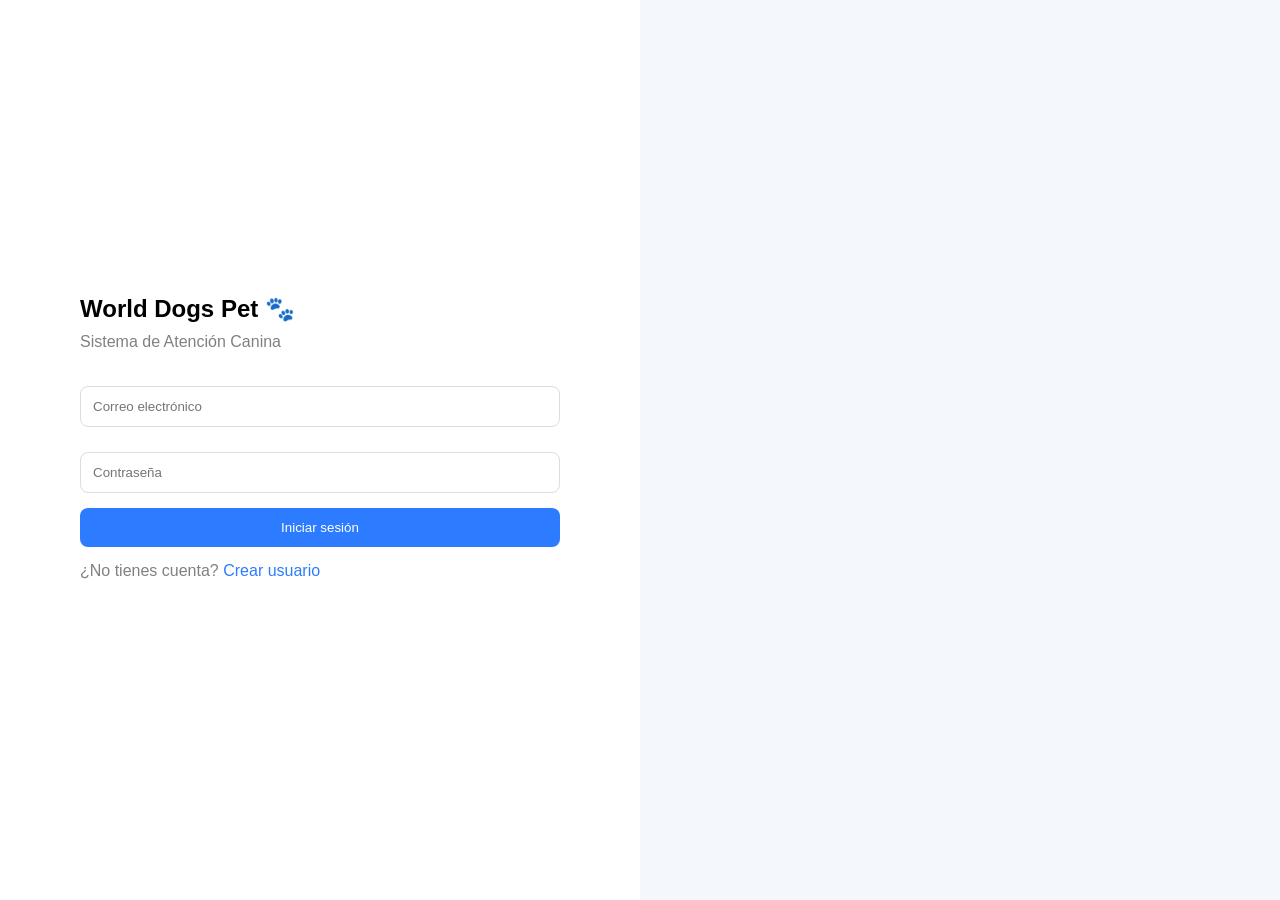
<file: index.html>
<!DOCTYPE html>
<html>
<head>
  <link rel="stylesheet" href="styles.css">
</head>

<body>

<div class="login-container">

  <!-- LADO IZQUIERDO -->
  <div class="login-box">
    <h2>World Dogs Pet 🐾</h2>
    <p>Sistema de Atención Canina</p>

    <input type="text" id="correo" placeholder="Correo electrónico">
    <input type="password" id="password" placeholder="Contraseña">

    <button onclick="login()">Iniciar sesión</button>

    <!-- 🔥 NUEVO -->
    <p style="margin-top:15px;">
      ¿No tienes cuenta?
      <a href="registro.html">Crear usuario</a>
    </p>

  </div>

  <!-- LADO DERECHO -->
  <div class="login-image"></div>

</div>

<!-- SCRIPT -->
<script src="index.js"></script>

</body>
</html>
</file>
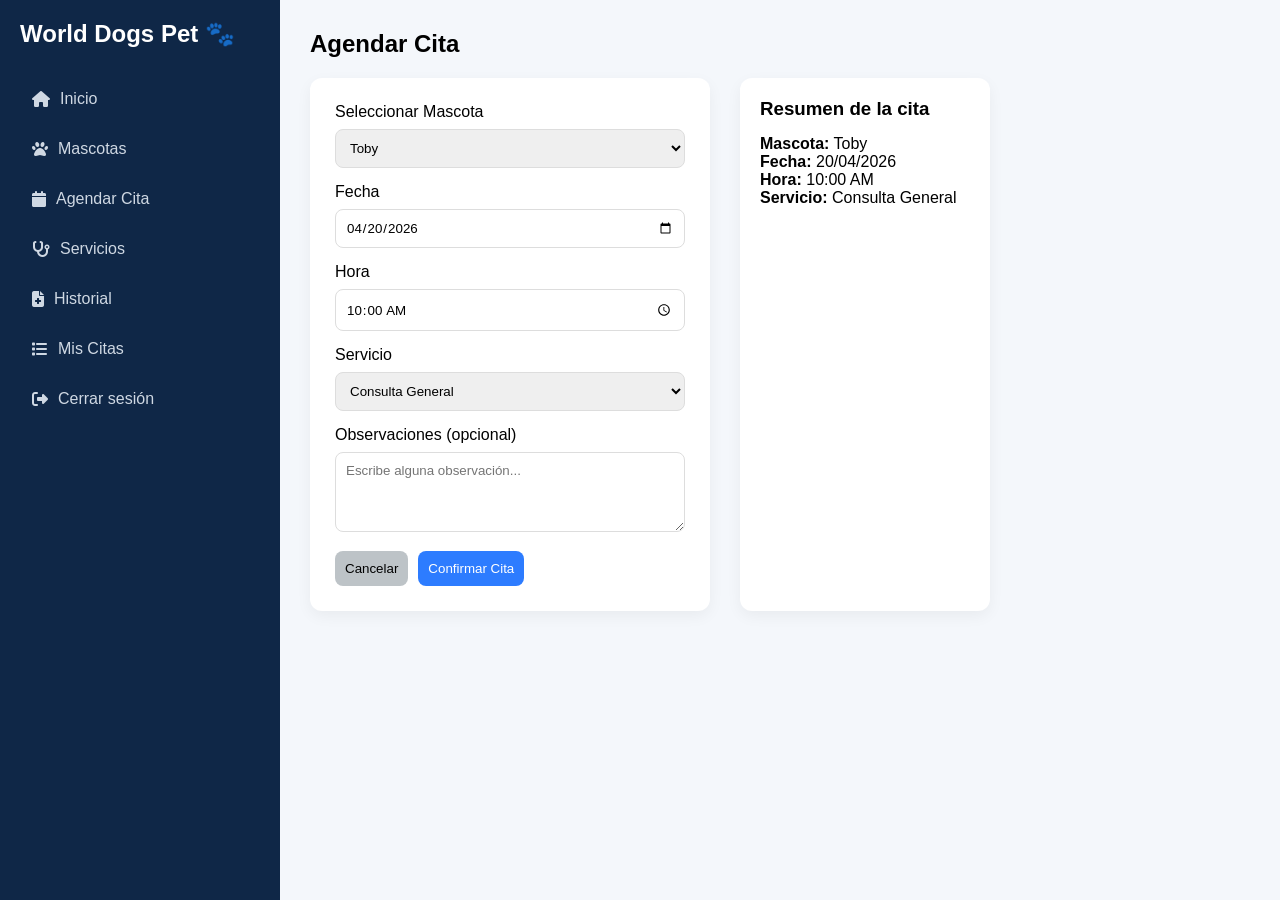
<file: cita.html>
<!DOCTYPE html>
<html lang="es">
<head>
  <meta charset="UTF-8">
  <title>Agendar Cita</title>

  <link rel="stylesheet" href="styles.css">

  <!-- ICONOS -->
  <link rel="stylesheet" href="https://cdnjs.cloudflare.com/ajax/libs/font-awesome/6.5.0/css/all.min.css">
</head>

<body>

<div class="container">

  <!-- SIDEBAR -->
  <div class="sidebar">
    <h2>World Dogs Pet 🐾</h2>

    <a href="menu.html"><i class="fas fa-home"></i> Inicio</a>
    <a href="mascota.html"><i class="fas fa-paw"></i> Mascotas</a>
    <a href="cita.html"><i class="fas fa-calendar"></i> Agendar Cita</a>
    <a href="servicios.html"><i class="fas fa-stethoscope"></i> Servicios</a>
    <a href="historial.html"><i class="fas fa-file-medical"></i> Historial</a>
    <a href="citas.html"><i class="fas fa-list"></i> Mis Citas</a>

    <a href="index.html" class="logout">
      <i class="fas fa-sign-out-alt"></i> Cerrar sesión
    </a>
  </div>

  <!-- CONTENIDO -->
  <div class="content">

    <h2>Agendar Cita</h2>

    <div class="cita-container">

      <!-- FORMULARIO -->
      <div class="cita-form">

        <label>Seleccionar Mascota</label>
        <select>
          <option>Toby</option>
        </select>

        <label>Fecha</label>
        <input type="date" value="2026-04-20">

        <label>Hora</label>
        <input type="time" value="10:00">

        <label>Servicio</label>
        <select>
          <option>Consulta General</option>
          <option>Vacunación</option>
        </select>

        <label>Observaciones (opcional)</label>
        <textarea placeholder="Escribe alguna observación..."></textarea>

        <div class="buttons">
          <button class="cancel">Cancelar</button>
          <button>Confirmar Cita</button>
        </div>

      </div>

      <!-- RESUMEN -->
      <div class="cita-resumen">

        <h3>Resumen de la cita</h3>

        <p><strong>Mascota:</strong> Toby</p>
        <p><strong>Fecha:</strong> 20/04/2026</p>
        <p><strong>Hora:</strong> 10:00 AM</p>
        <p><strong>Servicio:</strong> Consulta General</p>

      </div>

    </div>

  </div>

</div>

</body>
</html>
</file>
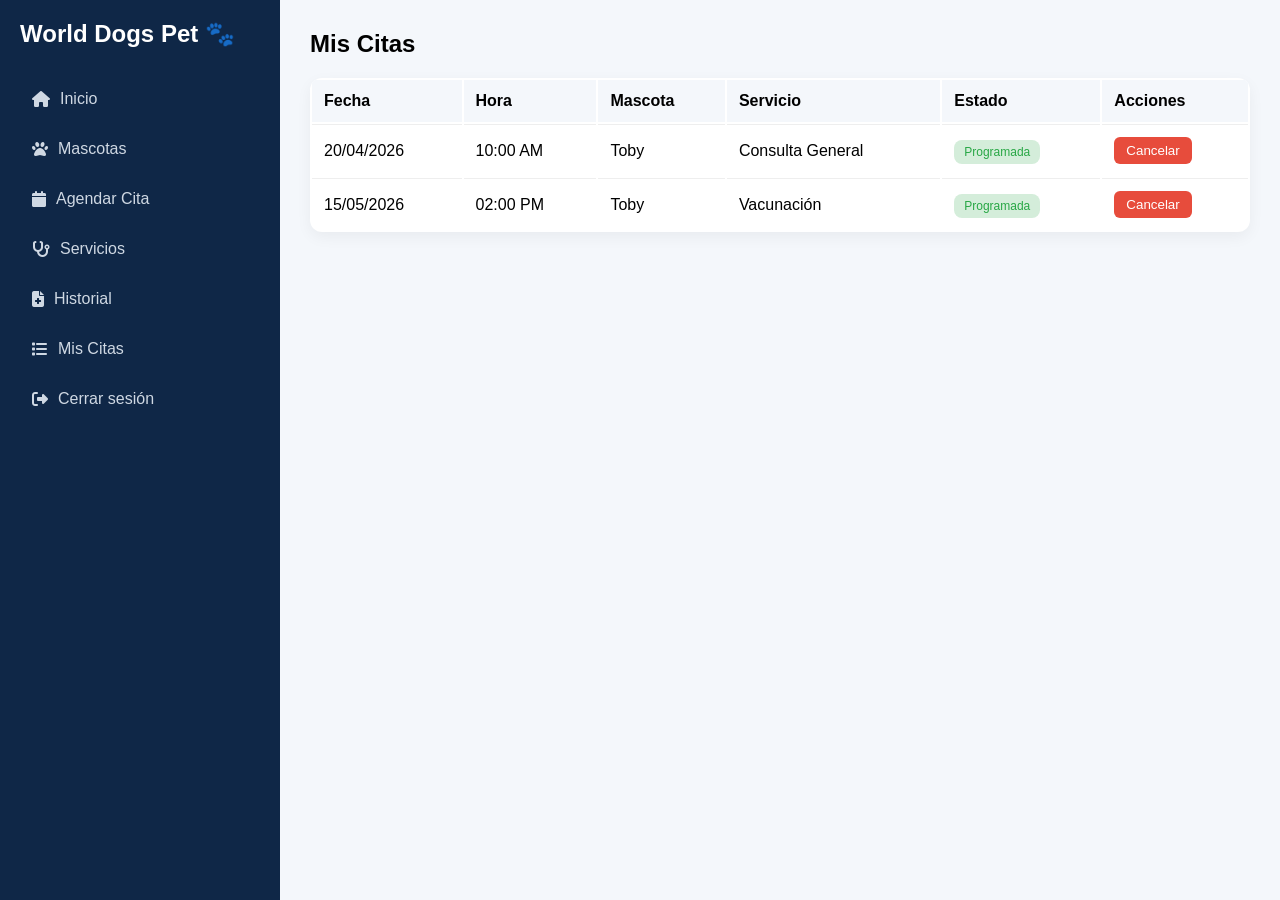
<file: citas.html>
<!DOCTYPE html>
<html lang="es">
<head>
  <meta charset="UTF-8">
  <title>Mis Citas</title>

  <link rel="stylesheet" href="styles.css">

  <!-- ICONOS -->
  <link rel="stylesheet" href="https://cdnjs.cloudflare.com/ajax/libs/font-awesome/6.5.0/css/all.min.css">
</head>

<body>

<div class="container">

  <!-- SIDEBAR -->
  <div class="sidebar">
    <h2>World Dogs Pet 🐾</h2>

    <a href="menu.html"><i class="fas fa-home"></i> Inicio</a>
    <a href="mascota.html"><i class="fas fa-paw"></i> Mascotas</a>
    <a href="cita.html"><i class="fas fa-calendar"></i> Agendar Cita</a>
    <a href="servicios.html"><i class="fas fa-stethoscope"></i> Servicios</a>
    <a href="historial.html"><i class="fas fa-file-medical"></i> Historial</a>
    <a href="citas.html" class="active"><i class="fas fa-list"></i> Mis Citas</a>

    <a href="index.html" class="logout">
      <i class="fas fa-sign-out-alt"></i> Cerrar sesión
    </a>
  </div>

  <!-- CONTENIDO -->
  <div class="content">

    <h2>Mis Citas</h2>

    <table class="citas-table">

      <thead>
        <tr>
          <th>Fecha</th>
          <th>Hora</th>
          <th>Mascota</th>
          <th>Servicio</th>
          <th>Estado</th>
          <th>Acciones</th>
        </tr>
      </thead>

      <tbody>

        <tr>
          <td>20/04/2026</td>
          <td>10:00 AM</td>
          <td>Toby</td>
          <td>Consulta General</td>
          <td><span class="status">Programada</span></td>
          <td><button class="cancel-btn">Cancelar</button></td>
        </tr>

        <tr>
          <td>15/05/2026</td>
          <td>02:00 PM</td>
          <td>Toby</td>
          <td>Vacunación</td>
          <td><span class="status">Programada</span></td>
          <td><button class="cancel-btn">Cancelar</button></td>
        </tr>

      </tbody>

    </table>

  </div>

</div>

</body>
</html>
</file>
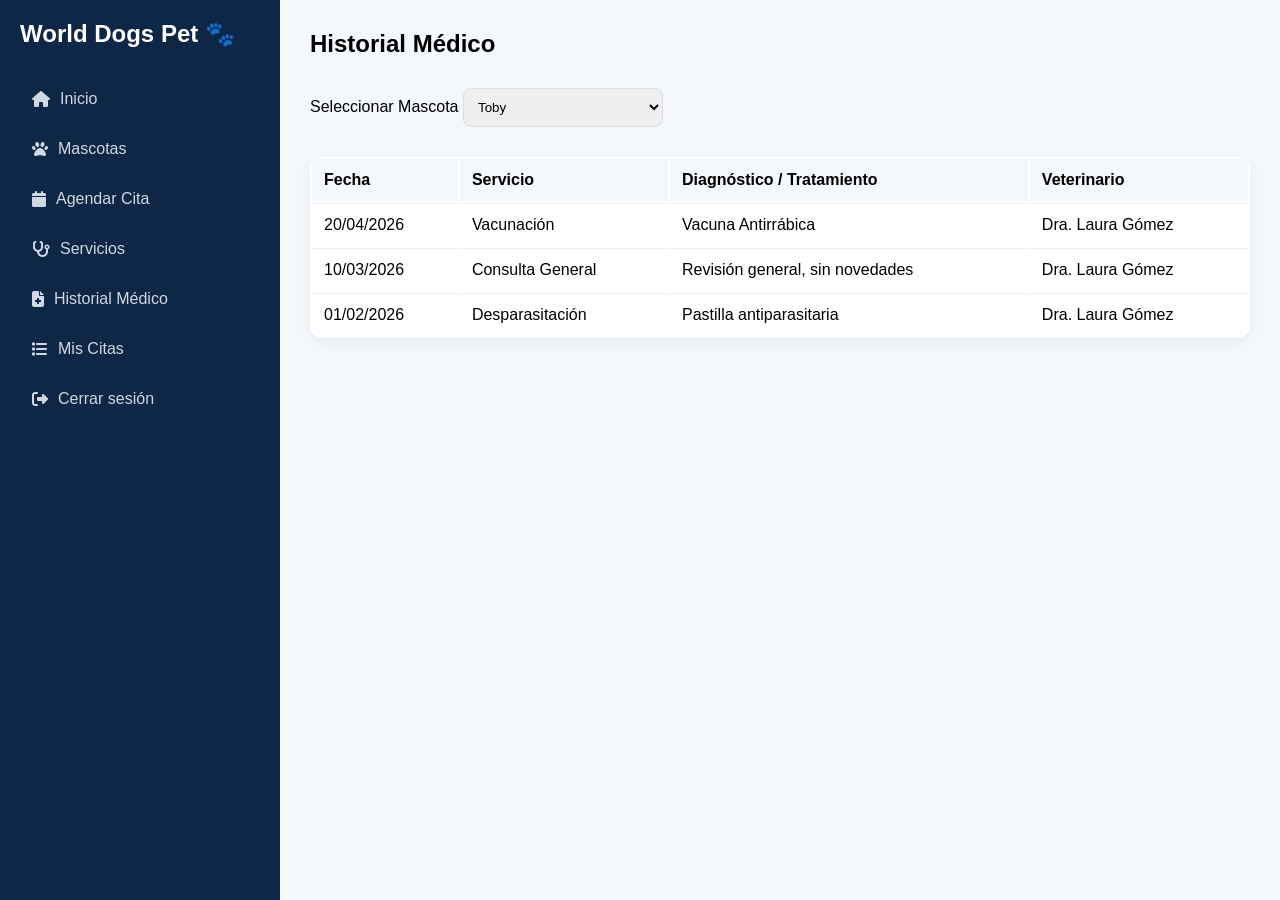
<file: Historial.html>
<!DOCTYPE html>
<html lang="es">
<head>
  <meta charset="UTF-8">
  <title>Historial Médico</title>

  <link rel="stylesheet" href="styles.css">

  <!-- ICONOS -->
  <link rel="stylesheet" href="https://cdnjs.cloudflare.com/ajax/libs/font-awesome/6.5.0/css/all.min.css">
</head>

<body>

<div class="container">

  <!-- SIDEBAR -->
  <div class="sidebar">
    <h2>World Dogs Pet 🐾</h2>

    <a href="menu.html"><i class="fas fa-home"></i> Inicio</a>
    <a href="mascota.html"><i class="fas fa-paw"></i> Mascotas</a>
    <a href="cita.html"><i class="fas fa-calendar"></i> Agendar Cita</a>
    <a href="servicios.html"><i class="fas fa-stethoscope"></i> Servicios</a>
    <a href="historial.html" class="active"><i class="fas fa-file-medical"></i> Historial Médico</a>
    <a href="citas.html"><i class="fas fa-list"></i> Mis Citas</a>

    <a href="index.html" class="logout">
      <i class="fas fa-sign-out-alt"></i> Cerrar sesión
    </a>
  </div>

  <!-- CONTENIDO -->
  <div class="content">

    <h2>Historial Médico</h2>

    <!-- SELECTOR -->
    <label>Seleccionar Mascota</label>
    <select style="width:200px;">
      <option>Toby</option>
    </select>

    <!-- TABLA -->
    <table class="historial-table">

      <thead>
        <tr>
          <th>Fecha</th>
          <th>Servicio</th>
          <th>Diagnóstico / Tratamiento</th>
          <th>Veterinario</th>
        </tr>
      </thead>

      <tbody>
        <tr>
          <td>20/04/2026</td>
          <td>Vacunación</td>
          <td>Vacuna Antirrábica</td>
          <td>Dra. Laura Gómez</td>
        </tr>

        <tr>
          <td>10/03/2026</td>
          <td>Consulta General</td>
          <td>Revisión general, sin novedades</td>
          <td>Dra. Laura Gómez</td>
        </tr>

        <tr>
          <td>01/02/2026</td>
          <td>Desparasitación</td>
          <td>Pastilla antiparasitaria</td>
          <td>Dra. Laura Gómez</td>
        </tr>
      </tbody>

    </table>

  </div>

</div>

</body>
</html>
</file>
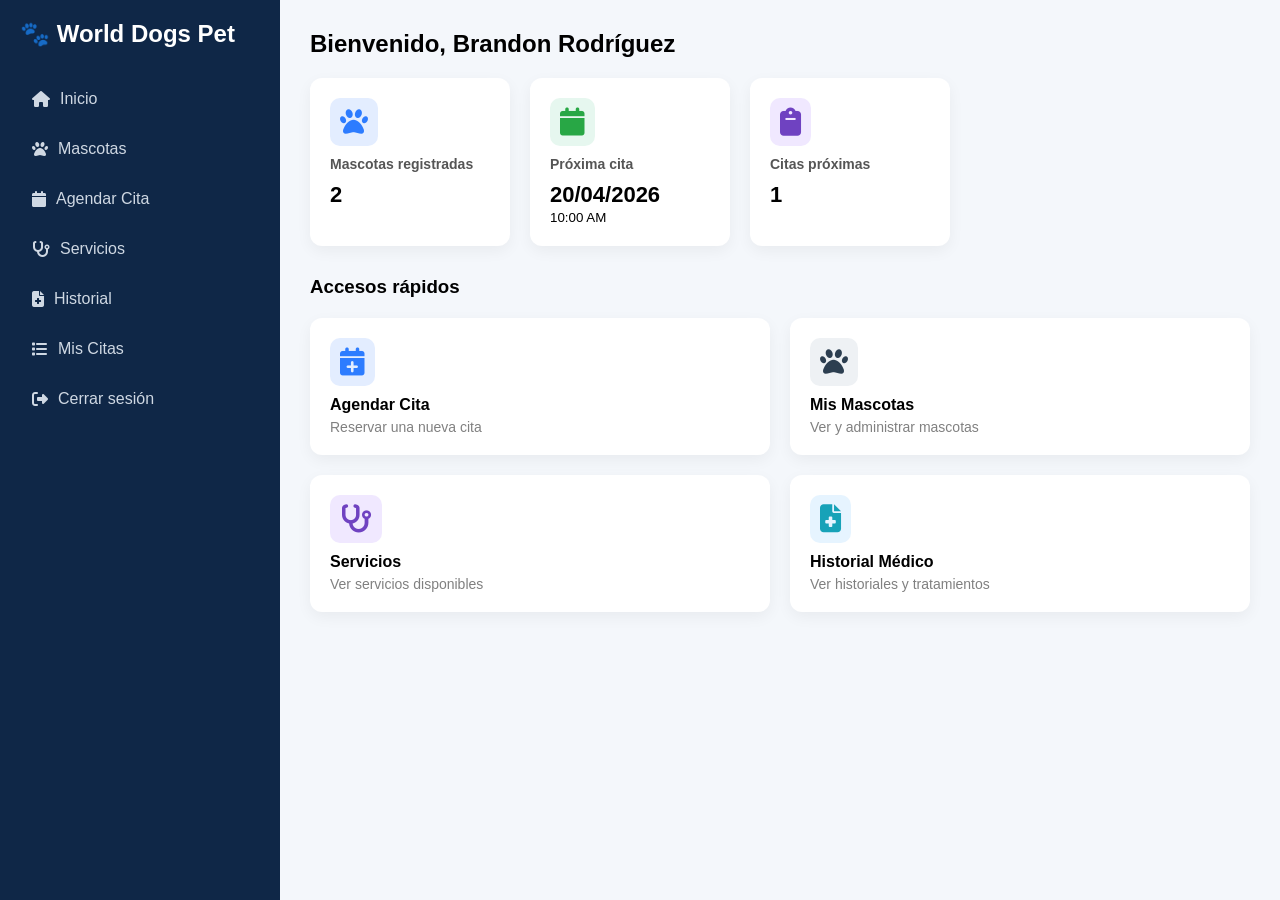
<file: menu.html>
<!DOCTYPE html>
<html lang="es">
<head>
  <meta charset="UTF-8">
  <title>World Dogs Pet</title>

  <!-- CSS -->
  <link rel="stylesheet" href="styles.css">

  <!-- ICONOS -->
  <link rel="stylesheet" href="https://cdnjs.cloudflare.com/ajax/libs/font-awesome/6.5.0/css/all.min.css">
</head>

<body>

<div class="container">

  <!-- SIDEBAR -->
  <div class="sidebar">
    <h2 >🐾 World Dogs Pet </h2>

    <a href="menu.html"><i class="fas fa-home"></i> Inicio</a>
    <a href="mascota.html"><i class="fas fa-paw"></i> Mascotas</a>
    <a href="cita.html"><i class="fas fa-calendar"></i> Agendar Cita</a>
    <a href="servicios.html"><i class="fas fa-stethoscope"></i> Servicios</a>
    <a href="historial.html"><i class="fas fa-file-medical"></i> Historial</a>
    <a href="citas.html"><i class="fas fa-list"></i> Mis Citas</a>
    <a href="index.html" class="logout">
  <i class="fas fa-sign-out-alt"></i> Cerrar sesión
</a>
  </div>

  <!-- CONTENIDO -->
  <div class="content">

    <!-- TITULO -->
    <h2>Bienvenido, Brandon Rodríguez</h2>

    <!-- TARJETAS -->
    <div class="cards">

      <div class="card">
        <i class="fas fa-paw icon blue"></i>
        <h4>Mascotas registradas</h4>
        <p>2</p>
      </div>

      <div class="card">
        <i class="fas fa-calendar icon green"></i>
        <h4>Próxima cita</h4>
        <p>20/04/2026</p>
        <small>10:00 AM</small>
      </div>

      <div class="card">
        <i class="fas fa-clipboard icon purple"></i>
        <h4>Citas próximas</h4>
        <p>1</p>
      </div>

    </div>

    <!-- ACCESOS RAPIDOS -->
    <h3 style="margin-top:30px;">Accesos rápidos</h3>

    <div class="quick">

      <div class="quick-card">
        <i class="fas fa-calendar-plus icon blue"></i>
        <h4>Agendar Cita</h4>
        <p>Reservar una nueva cita</p>
      </div>

      <div class="quick-card">
        <i class="fas fa-paw icon dark"></i>
        <h4>Mis Mascotas</h4>
        <p>Ver y administrar mascotas</p>
      </div>

      <div class="quick-card">
        <i class="fas fa-stethoscope icon purple"></i>
        <h4>Servicios</h4>
        <p>Ver servicios disponibles</p>
      </div>

      <div class="quick-card">
        <i class="fas fa-file-medical icon sky"></i>
        <h4>Historial Médico</h4>
        <p>Ver historiales y tratamientos</p>

        
      </div>

    </div>

  </div>

</div>

</body>
</html>
</file>
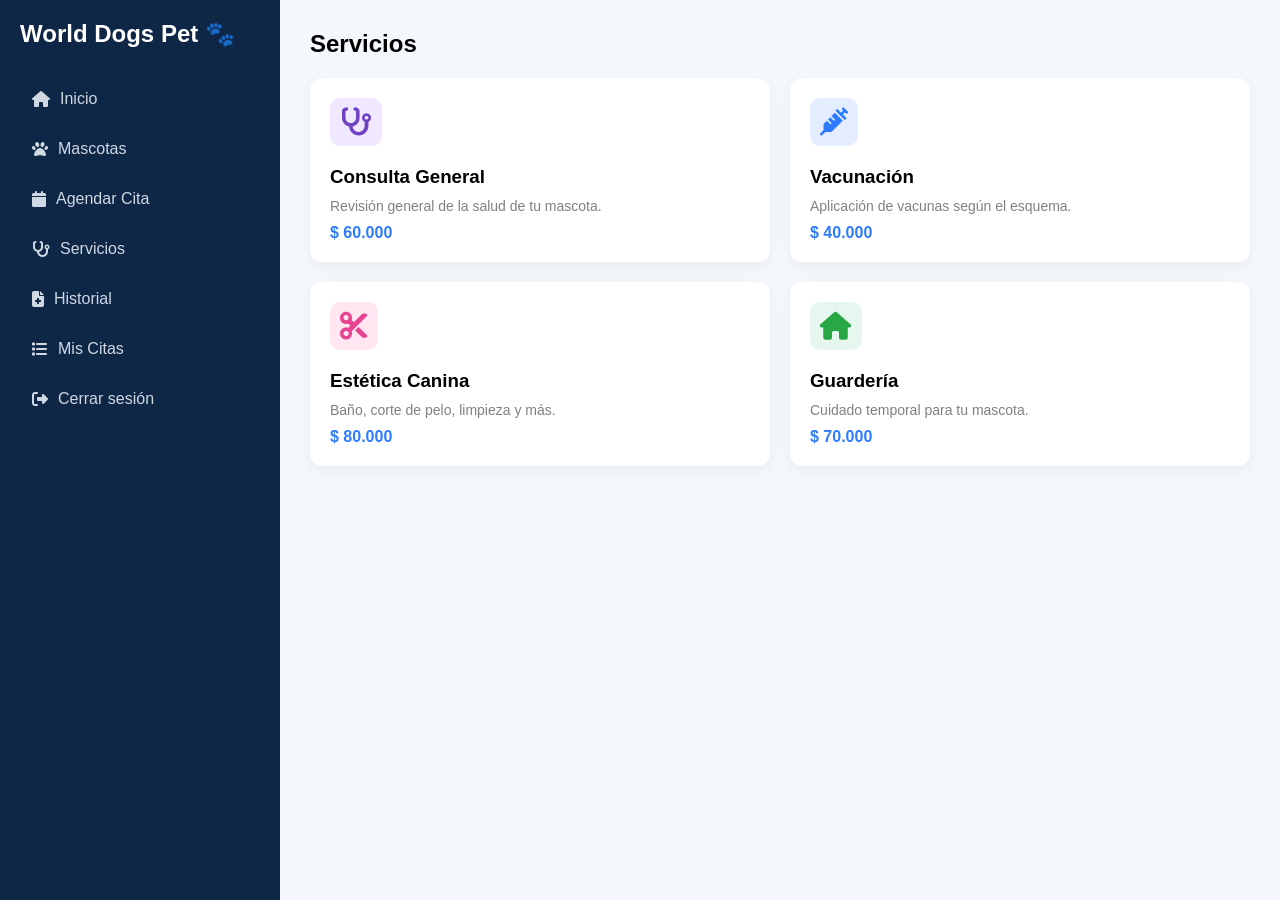
<file: servicios.html>
<!DOCTYPE html>
<html lang="es">
<head>
  <meta charset="UTF-8">
  <title>Servicios</title>

  <link rel="stylesheet" href="styles.css">

  <!-- ICONOS -->
  <link rel="stylesheet" href="https://cdnjs.cloudflare.com/ajax/libs/font-awesome/6.5.0/css/all.min.css">
</head>

<body>

<div class="container">

  <!-- SIDEBAR -->
  <div class="sidebar">
    <h2>World Dogs Pet 🐾</h2>

    <a href="menu.html"><i class="fas fa-home"></i> Inicio</a>
    <a href="mascota.html"><i class="fas fa-paw"></i> Mascotas</a>
    <a href="cita.html"><i class="fas fa-calendar"></i> Agendar Cita</a>
    <a href="servicios.html" class="active"><i class="fas fa-stethoscope"></i> Servicios</a>
    <a href="historial.html"><i class="fas fa-file-medical"></i> Historial</a>
    <a href="citas.html"><i class="fas fa-list"></i> Mis Citas</a>

    <a href="index.html" class="logout">
      <i class="fas fa-sign-out-alt"></i> Cerrar sesión
    </a>
  </div>

  <!-- CONTENIDO -->
  <div class="content">

    <h2>Servicios</h2>

    <div class="services">

      <!-- CARD 1 -->
      <div class="service-card">
        <i class="fas fa-stethoscope icon purple"></i>
        <h3>Consulta General</h3>
        <p>Revisión general de la salud de tu mascota.</p>
        <span>$ 60.000</span>
      </div>

      <!-- CARD 2 -->
      <div class="service-card">
        <i class="fas fa-syringe icon blue"></i>
        <h3>Vacunación</h3>
        <p>Aplicación de vacunas según el esquema.</p>
        <span>$ 40.000</span>
      </div>

      <!-- CARD 3 -->
      <div class="service-card">
        <i class="fas fa-cut icon pink"></i>
        <h3>Estética Canina</h3>
        <p>Baño, corte de pelo, limpieza y más.</p>
        <span>$ 80.000</span>
      </div>

      <!-- CARD 4 -->
      <div class="service-card">
        <i class="fas fa-home icon green"></i>
        <h3>Guardería</h3>
        <p>Cuidado temporal para tu mascota.</p>
        <span>$ 70.000</span>
      </div>

    </div>

  </div>

</div>

</body>
</html>
</file>
<file: styles.css>
/* RESET */
* {
  margin: 0;
  padding: 0;
  box-sizing: border-box;
  font-family: 'Segoe UI', sans-serif;
}

/* FONDO */
body {
  background: #f4f7fb;
}

/* CONTENEDOR */
.container {
  display: flex;
}

/* SIDEBAR */
.sidebar {
  width: 280px; /* más ancho */
  background: #0f2747;
  height: 100vh;
  color: white;
  padding: 20px;
  position: relative;
}
.sidebar h2 {
  margin-bottom: 30px;
}

.sidebar a {
  display: flex;
  align-items: center;
  gap: 10px;
  padding: 12px;
  margin: 8px 0;
  color: #cfd8e3;
  text-decoration: none;
  border-radius: 8px;
}

.sidebar a:hover {
  background: #1f3b63;
  color: white;
}

/* CONTENIDO */
.content {
  flex: 1;
  padding: 30px;
}

/* TARJETAS */
.cards {
  display: flex;
  gap: 20px;
  margin-top: 20px;
}

.card {
  background: white;
  padding: 20px;
  border-radius: 12px;
  width: 180px;
  box-shadow: 0px 5px 15px rgba(0,0,0,0.05);
}

.card p {
  font-size: 22px;
  font-weight: bold;
}

/* BOTONES */
button {
  background: #2d7cff;
  color: white;
  border: none;
  padding: 10px;
  border-radius: 8px;
  cursor: pointer;
}

button:hover {
  background: #1f5edb;
}

/* FORMULARIOS */
input, select {
  width: 100%;
  padding: 10px;
  margin: 10px 0;
  border-radius: 8px;
  border: 1px solid #ddd;
}

/* TABLAS */
table {
  width: 100%;
  background: white;
  border-radius: 10px;
  margin-top: 20px;
}

th, td {  padding: 12px;
}

th {
  background: #f0f4f8;
}

/* BOTÓN ROJO */
.cancel {
  background: red;
}
/* LOGIN */
.login-container {
  display: flex;
  height: 100vh;
}

/* CAJA IZQUIERDA */
.login-box {
  width: 50%;
  background: white;
  padding: 80px;
  display: flex;
  flex-direction: column;
  justify-content: center;
}

.login-box h2 {
  margin-bottom: 10px;
}

.login-box p {
  margin-bottom: 30px;
  color: gray;
}

/* INPUTS BONITOS */
.login-box input {
  padding: 12px;
  margin-bottom: 15px;
  border-radius: 8px;
  border: 1px solid #ddd;
}

/* BOTÓN */
.login-box button {
  background: #2d7cff;
  padding: 12px;
  border-radius: 8px;
}

/* IMAGEN DERECHA */
.login-image {
  width: 50%;
  background: url('https://images.unsplash.com/photo-1558788353-f76d92427f16') no-repeat center;
  background-size: cover;
}
/* TITULO */
.content h2 {
  margin-bottom: 20px;
}

/* TARJETAS ARRIBA */
.cards {
  display: flex;
  gap: 20px;
}

.card {
  background: white;
  padding: 20px;
  border-radius: 12px;
  width: 200px;
  box-shadow: 0px 5px 15px rgba(0,0,0,0.05);
}

.card h4 {
  color: #555;
  font-size: 14px;
}

.card p {
  font-size: 22px;
  font-weight: bold;
  margin-top: 10px;
}

/* ACCESOS RAPIDOS */
.quick {
  display: grid;
  grid-template-columns: repeat(2, 1fr);
  gap: 20px;
  margin-top: 20px;
}

.quick-card {
  background: white;
  padding: 20px;
  border-radius: 12px;
  box-shadow: 0px 5px 15px rgba(0,0,0,0.05);
  cursor: pointer;
}

.quick-card:hover {
  transform: scale(1.03);
}

.quick-card h4 {
  margin-bottom: 5px;
}

.quick-card p {
  color: gray;
  font-size: 14px;
}
/* ICONOS */
.icon {
  font-size: 28px;
  padding: 10px;
  border-radius: 10px;
  margin-bottom: 10px;
  display: inline-block;
}

/* COLORES */
.blue {
  background: #e3edff;
  color: #2d7cff;
}

.green {
  background: #e6f7ef;
  color: #28a745;
}

.purple {
  background: #f0e8ff;
  color: #6f42c1;
}

.sky {
  background: #e6f4ff;
  color: #17a2b8;
}

.dark {
  background: #eef1f4;
  color: #2c3e50;
}
/* CONTENEDOR FORMULARIO */
.form-container {
  display: flex;
  gap: 40px;
  margin-top: 20px;
}

/* FORMULARIO */
.form-box {
  background: white;
  padding: 25px;
  border-radius: 12px;
  width: 400px;
  box-shadow: 0px 5px 15px rgba(0,0,0,0.05);
}

/* LABELS */
.form-box label {
  font-size: 14px;
  color: #555;
}

/* INPUTS */
.form-box input,
.form-box select {
  width: 100%;
  padding: 10px;
  margin: 8px 0 15px;
  border-radius: 8px;
  border: 1px solid #ddd;
}

/* BOTONES */
.buttons {
  display: flex;
  gap: 10px;
}

.cancel {
  background: #bdc3c7;
  color: black;
}

.cancel:hover {
  background: #95a5a6;
}

/* IMAGEN DERECHA */
.form-image {
  display: flex;
  align-items: center;
  justify-content: center;
}

.form-image img {
  width: 250px;
}
/* CONTENEDOR DE MASCOTAS */
.pets {
  display: flex;
  gap: 20px;
  align-items: center;
  justify-content: center;
}

/* IMAGENES */
.pets img {
  width: 140px;
  transition: transform 0.3s;
}

/* EFECTO HOVER */
.pets img:hover {
  transform: scale(1.1);
}
/* CONTENEDOR GENERAL */
.cita-container {
  display: flex;
  gap: 30px;
  margin-top: 20px;
}

/* FORMULARIO */
.cita-form {
  background: white;
  padding: 25px;
  border-radius: 12px;
  width: 400px;
  box-shadow: 0px 5px 15px rgba(0,0,0,0.05);
}

/* INPUTS */
.cita-form input,
.cita-form select,
.cita-form textarea {
  width: 100%;
  padding: 10px;
  margin: 8px 0 15px;
  border-radius: 8px;
  border: 1px solid #ddd;
}

/* TEXTAREA */
textarea {
  height: 80px;
}

/* RESUMEN */
.cita-resumen {
  background: white;
  padding: 20px;
  border-radius: 12px;
  width: 250px;
  box-shadow: 0px 5px 15px rgba(0,0,0,0.05);
}

.cita-resumen h3 {
  margin-bottom: 15px;
}

/* BOTONES */
.buttons {
  display: flex;
  gap: 10px;
}

.cancel {
  background: #bdc3c7;
}

.cancel:hover {
  background: #95a5a6;
}
/* GRID SERVICIOS */
.services {
  display: grid;
  grid-template-columns: repeat(2, 1fr);
  gap: 20px;
  margin-top: 20px;
}

/* TARJETAS */
.service-card {
  background: white;
  padding: 20px;
  border-radius: 12px;
  box-shadow: 0px 5px 15px rgba(0,0,0,0.05);
}

.service-card h3 {
  margin: 10px 0;
}

.service-card p {
  color: gray;
  font-size: 14px;
}

.service-card span {
  display: block;
  margin-top: 10px;
  font-weight: bold;
  color: #2d7cff;
}

/* COLORES ICONOS */
.pink {
  background: #ffe6f0;
  color: #e84393;
}

.green {
  background: #e6f7ef;
  color: #28a745;
}
/* TABLA HISTORIAL */
.historial-table {
  width: 100%;
  margin-top: 20px;
  background: white;
  border-radius: 12px;
  overflow: hidden;
  box-shadow: 0px 5px 15px rgba(0,0,0,0.05);
}

.historial-table th {
  background: #f4f7fb;
  text-align: left;
  padding: 12px;
}

.historial-table td {
  padding: 12px;
  border-top: 1px solid #eee;
}

.historial-table tr:hover {
  background: #f9fbff;
}
/* TABLA CITAS */
.citas-table {
  width: 100%;
  margin-top: 20px;
  background: white;
  border-radius: 12px;
  overflow: hidden;
  box-shadow: 0px 5px 15px rgba(0,0,0,0.05);
}

.citas-table th {
  background: #f4f7fb;
  text-align: left;
  padding: 12px;
}

.citas-table td {
  padding: 12px;
  border-top: 1px solid #eee;
}

/* ESTADO */
.status {
  background: #d4edda;
  color: #28a745;
  padding: 5px 10px;
  border-radius: 8px;
  font-size: 12px;
}

/* BOTON CANCELAR */
.cancel-btn {
  background: #e74c3c;
  color: white;
  border: none;
  padding: 6px 12px;
  border-radius: 6px;
  cursor: pointer;
}

.cancel-btn:hover {
  background: #c0392b;
}
/* RESET */
body {
  margin: 0;
  font-family: Arial, sans-serif;
  background: #f4f7fb;
}

/* CONTENEDOR GENERAL */
.login-container {
  display: flex;
  height: 100vh;
}

/* LADO IZQUIERDO (FORMULARIO) */
.login-box {
  width: 50%;
  background: white;
  padding: 80px;
  display: flex;
  flex-direction: column;
  justify-content: center;
}

/* TITULOS */
.login-box h2 {
  margin-bottom: 10px;
}

.login-box p {
  margin-bottom: 25px;
  color: gray;
}

/* INPUTS */
.login-box input {
  padding: 12px;
  margin-bottom: 15px;
  border-radius: 8px;
  border: 1px solid #ddd;
  outline: none;
}

/* EFECTO INPUT */
.login-box input:focus {
  border-color: #2d7cff;
}

/* BOTON */
.login-box button {
  background: #2d7cff;
  color: white;
  padding: 12px;
  border-radius: 8px;
  border: none;
  cursor: pointer;
  transition: 0.3s;
}

.login-box button:hover {
  background: #1c5ed6;
}

/* LINK */
.login-box a {
  color: #2d7cff;
  text-decoration: none;
}

/* IMAGEN DERECHA */
.login-image {
  width: 50%;
  background: url('https://images.unsplash.com/photo-1558788353-f76d92427f16') no-repeat center;
  background-size: cover;
}
</file>
